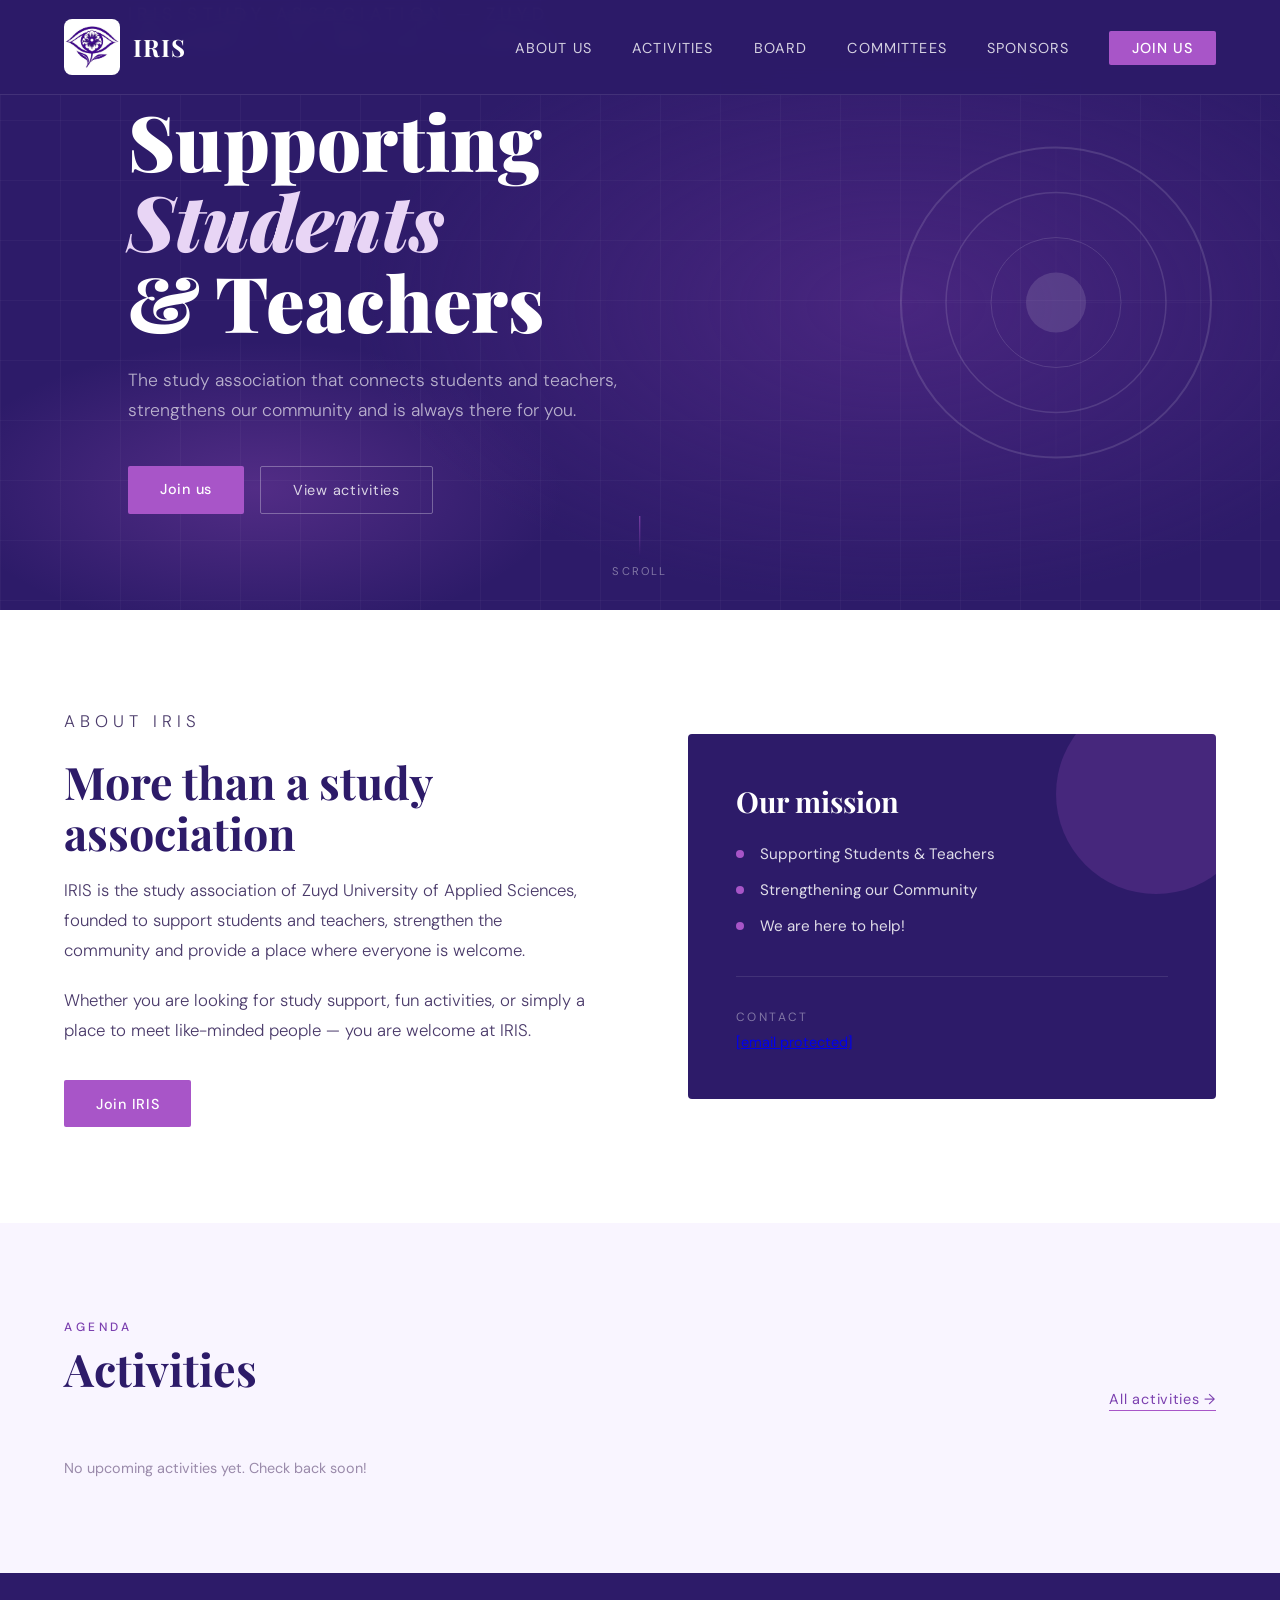
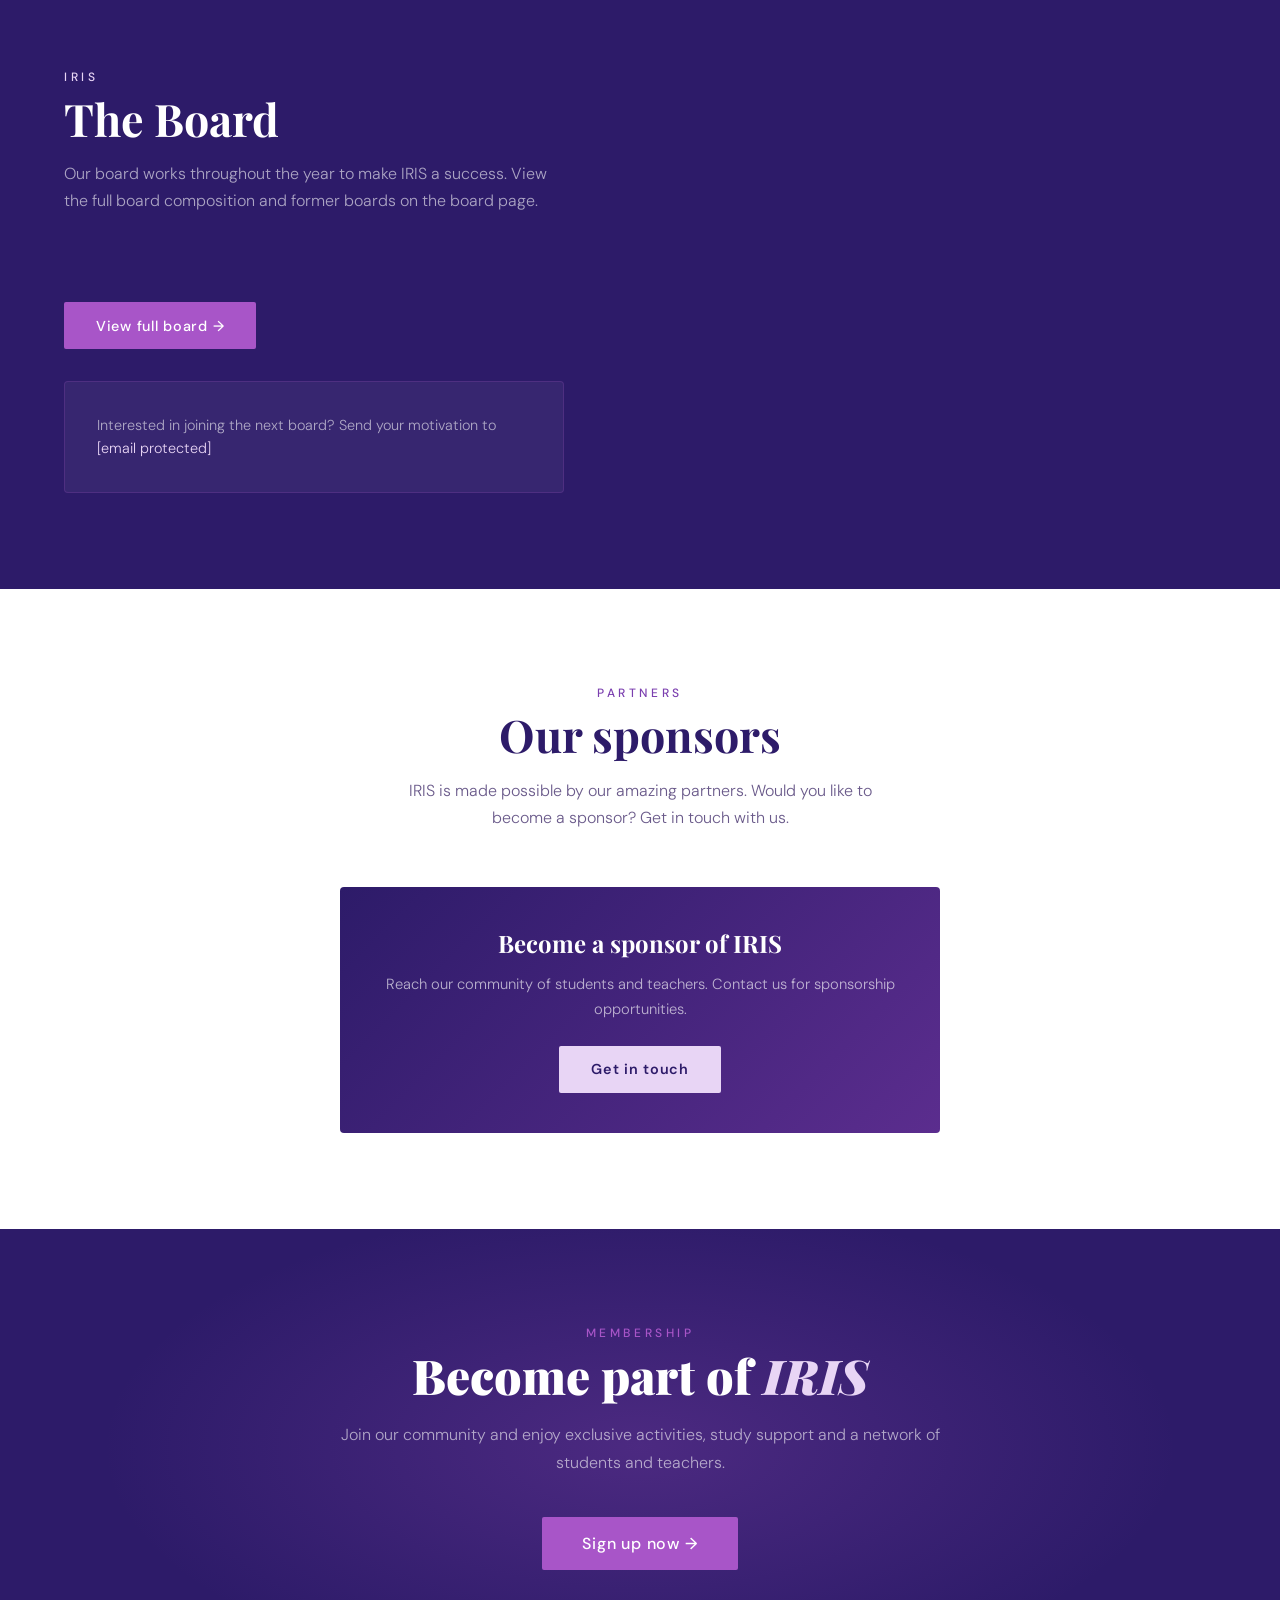
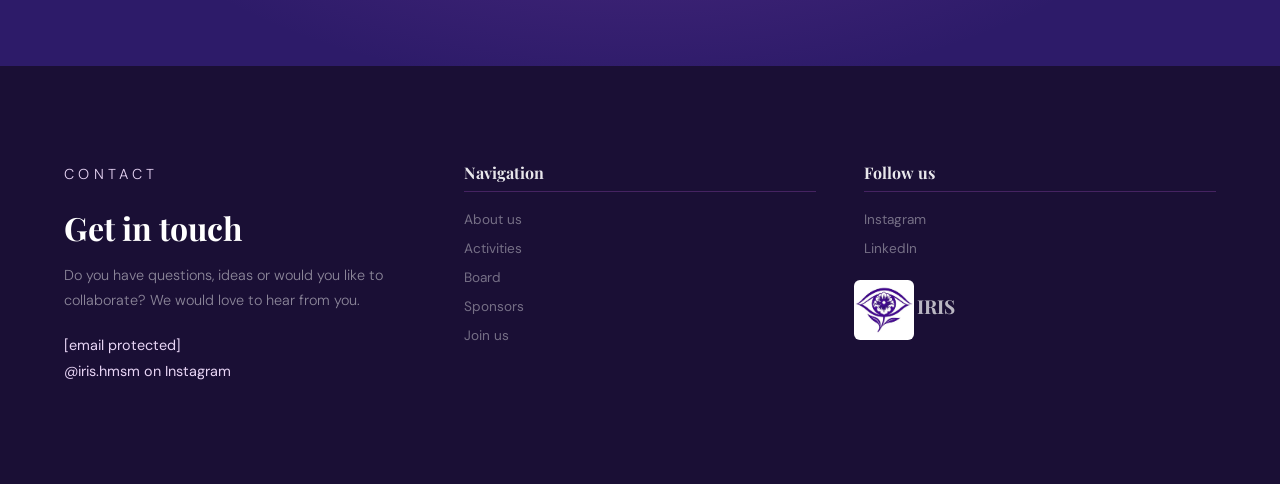
<file: index.html>
﻿<!DOCTYPE html>
<html lang="en">
<head>
<meta charset="UTF-8">
<meta name="viewport" content="width=device-width, initial-scale=1.0">
<title>IRIS Study Association</title>
<meta name="description" content="IRIS is the study association of Zuyd University of Applied Sciences, supporting international students and teachers through activities, community and study support.">
<meta property="og:title" content="IRIS Study Association">
<meta property="og:description" content="Supporting international students and teachers at Zuyd University of Applied Sciences.">
<meta property="og:type" content="website">
<meta property="og:image" content="logo.jpg">
<meta name="twitter:card" content="summary">
<meta name="twitter:title" content="IRIS Study Association">
<meta name="twitter:description" content="Supporting international students and teachers at Zuyd University of Applied Sciences.">
<link rel="icon" href="logo.jpg">
<link href="https://fonts.googleapis.com/css2?family=Playfair+Display:wght@400;700;900&family=DM+Sans:wght@300;400;500&display=swap" rel="stylesheet">
<link rel="stylesheet" href="style.css">
<style>
  /* HERO */
  .hero {
    min-height: 100vh; min-height: -webkit-fill-available;
    background: var(--purple-deep);
    position: relative;
    display: flex; align-items: center;
    overflow: hidden; padding-top: 0;
  }
  .hero::before {
    content: ''; position: absolute; inset: 0;
    background:
      radial-gradient(ellipse 60% 70% at 70% 50%, rgba(91,45,142,0.6) 0%, transparent 70%),
      radial-gradient(ellipse 40% 40% at 20% 80%, rgba(168,85,200,0.3) 0%, transparent 60%);
  }
  .hero-grid {
    position: absolute; inset: 0;
    background-image:
      linear-gradient(rgba(255,255,255,0.03) 1px, transparent 1px),
      linear-gradient(90deg, rgba(255,255,255,0.03) 1px, transparent 1px);
    background-size: 60px 60px;
  }
  .hero-content {
    position: relative; z-index: 2;
    padding: 0 4rem; max-width: 700px;
    animation: fadeUp 1s ease forwards;
  }
  @keyframes fadeUp {
    from { opacity: 0; transform: translateY(30px); }
    to   { opacity: 1; transform: translateY(0); }
  }
  .hero-eyebrow {
    font-size: 0.8rem; letter-spacing: 0.3em; text-transform: uppercase;
    color: var(--purple-light); margin-bottom: 1.5rem; font-weight: 500;
  }
  .hero h1 {
    font-family: 'Playfair Display', serif;
    font-size: clamp(3rem, 6vw, 5.5rem); font-weight: 900;
    color: var(--white); line-height: 1.05; margin-bottom: 1.5rem;
  }
  .hero h1 em { font-style: italic; color: var(--purple-pale); }
  .hero p {
    font-size: 1.1rem; color: rgba(255,255,255,0.65);
    line-height: 1.7; margin-bottom: 2.5rem; max-width: 500px; font-weight: 300;
  }
  .hero-buttons { display: flex; gap: 1rem; }

  /* HERO DECORATION */
  .hero-decoration {
    position: absolute; right: 4rem; top: 50%;
    transform: translateY(-50%); z-index: 1;
    opacity: 0.12; animation: float 6s ease-in-out infinite;
  }
  @keyframes float {
    0%, 100% { transform: translateY(-50%); }
    50%       { transform: translateY(calc(-50% - 15px)); }
  }
  .scroll-indicator {
    position: absolute; bottom: 2rem; left: 50%;
    transform: translateX(-50%);
    display: flex; flex-direction: column; align-items: center; gap: 0.5rem;
    color: rgba(255,255,255,0.4); font-size: 0.7rem;
    letter-spacing: 0.2em; text-transform: uppercase;
    z-index: 2; animation: bounce 2s ease-in-out infinite;
  }
  @keyframes bounce {
    0%, 100% { transform: translateX(-50%) translateY(0); }
    50%       { transform: translateX(-50%) translateY(6px); }
  }
  .scroll-line { width: 1px; height: 40px; background: linear-gradient(to bottom, rgba(168,85,200,0.8), transparent); }

  /* ABOUT */
  .about { background: var(--white); display: grid; grid-template-columns: 1fr 1fr; gap: 6rem; align-items: center; }
  .about-text p { font-size: 1.05rem; line-height: 1.8; color: #4a3a6a; margin-bottom: 1.2rem; font-weight: 300; }
  .about-card { background: var(--purple-deep); border-radius: 4px; padding: 3rem; color: white; position: relative; overflow: hidden; }
  .about-card::before { content: ''; position: absolute; top: -40px; right: -40px; width: 200px; height: 200px; border-radius: 50%; background: rgba(168,85,200,0.2); }
  .about-card-title { font-family: 'Playfair Display', serif; font-size: 1.8rem; margin-bottom: 1.5rem; font-weight: 700; }
  .about-pillars { display: flex; flex-direction: column; gap: 1rem; }
  .pillar { display: flex; align-items: center; gap: 1rem; font-size: 0.95rem; color: rgba(255,255,255,0.85); }
  .pillar-dot { width: 8px; height: 8px; border-radius: 50%; background: var(--purple-light); flex-shrink: 0; }

  /* ACTIVITIES (homepage preview) */
  .activities { background: var(--cream); }
  .activities-header { display: flex; justify-content: space-between; align-items: flex-end; margin-bottom: 3rem; }
  .activities-grid { display: grid; grid-template-columns: repeat(3, 1fr); gap: 1.5rem; }
  .activity-card { background: white; border-radius: 4px; overflow: hidden; transition: transform 0.3s, box-shadow 0.3s; cursor: pointer; }
  .activity-card:hover { transform: translateY(-6px); box-shadow: 0 20px 40px rgba(45,27,105,0.12); }
  .activity-card:first-child { grid-column: span 2; }
  .activity-img { height: 220px; background: var(--purple-main); position: relative; overflow: hidden; display: flex; align-items: center; justify-content: center; }
  .activity-card:first-child .activity-img { height: 280px; }
  .activity-emoji { font-size: 3rem; opacity: 0.6; }
  .activity-img-overlay { position: absolute; inset: 0; background: linear-gradient(to top, rgba(45,27,105,0.8), transparent); }
  .activity-tag { position: absolute; top: 1rem; left: 1rem; background: var(--purple-light); color: white; font-size: 0.7rem; letter-spacing: 0.1em; text-transform: uppercase; padding: 0.25rem 0.7rem; border-radius: 2px; font-weight: 500; }
  .activity-body { padding: 1.5rem; }
  .activity-date { font-size: 0.75rem; color: var(--purple-light); letter-spacing: 0.1em; text-transform: uppercase; font-weight: 500; margin-bottom: 0.5rem; }
  .activity-title { font-family: 'Playfair Display', serif; font-size: 1.2rem; font-weight: 700; color: var(--purple-deep); margin-bottom: 0.5rem; }
  .activity-desc { font-size: 0.88rem; color: #6a5a8a; line-height: 1.6; }

  /* BOARD (homepage preview) */
  .board { background: var(--purple-deep); color: white; }
  .board .section-title { color: white; }
  .board .section-label { color: var(--purple-pale); }
  .board-intro { color: rgba(255,255,255,0.6); font-size: 1rem; line-height: 1.7; max-width: 500px; margin-bottom: 3rem; font-weight: 300; }
  .board-grid { display: grid; grid-template-columns: repeat(6, 1fr); gap: 1rem; min-width: 0; }
  .board-card { text-align: center; }
  .board-avatar { width: 100%; aspect-ratio: 1; border-radius: 4px; background: rgba(91,45,142,0.5); margin-bottom: 1rem; display: flex; align-items: center; justify-content: center; font-size: 2rem; border: 1px solid rgba(168,85,200,0.3); overflow: hidden; position: relative; }
  .board-avatar::after { content: ''; position: absolute; inset: 0; background: linear-gradient(135deg, rgba(168,85,200,0.2), transparent); }
  .board-name { font-family: 'Playfair Display', serif; font-size: 0.85rem; font-weight: 700; margin-bottom: 0.2rem; }
  .board-role { font-size: 0.68rem; color: var(--purple-pale); letter-spacing: 0.03em; }

  /* JOIN */
  .join { background: var(--white); display: grid; grid-template-columns: 1fr 1fr; gap: 0; padding: 0; min-height: 400px; }
  .join-left { background: var(--purple-main); padding: 5rem 4rem; display: flex; flex-direction: column; justify-content: center; position: relative; overflow: hidden; }
  .join-left::before { content: ''; position: absolute; bottom: -60px; right: -60px; width: 300px; height: 300px; border-radius: 50%; background: rgba(168,85,200,0.25); }
  .join-left .section-label { color: rgba(255,255,255,0.6); }
  .join-left .section-title { color: white; font-size: 2.5rem; }
  .join-left p { color: rgba(255,255,255,0.7); font-size: 1rem; line-height: 1.7; margin-bottom: 2rem; font-weight: 300; }
  .join-right { background: var(--cream); padding: 5rem 4rem; display: flex; flex-direction: column; justify-content: center; }
  .form-group { margin-bottom: 1.2rem; }
  .form-group label { display: block; font-size: 0.8rem; letter-spacing: 0.1em; text-transform: uppercase; color: var(--purple-deep); font-weight: 500; margin-bottom: 0.4rem; }
  .form-group input { width: 100%; padding: 0.75rem 1rem; border: 1px solid rgba(91,45,142,0.2); border-radius: 2px; background: white; font-family: 'DM Sans', sans-serif; font-size: 0.95rem; color: var(--dark); transition: border-color 0.2s; outline: none; }
  .form-group input:focus { border-color: var(--purple-light); }

  /* MOBILE (index-specific) */
  @media (max-width: 768px) {
    .hero { padding: 7rem 1.5rem 4rem; min-height: 90vh; }
    .hero h1 { font-size: 2.8rem; }
    .hero-buttons { flex-direction: column; gap: 0.8rem; }
    .hero-buttons a { text-align: center; }
    .about { grid-template-columns: 1fr; }
    .activities-grid { grid-template-columns: 1fr; }
    .board-grid { grid-template-columns: repeat(2, 1fr) !important; gap: 1rem; }
    .join { grid-template-columns: 1fr; }
    .join-left, .join-right { padding: 4rem 1.5rem; }
  }
  @media (max-width: 480px) {
    .hero h1 { font-size: 2.2rem; }
    .board-grid { grid-template-columns: repeat(2, 1fr) !important; }
  }
</style>
</head>
<body>

<!-- NAV -->
<nav>
  <a href="index.html" class="nav-logo">
    <!-- IRIS Logo SVG — werkt altijd, geen extern bestand nodig -->
    <img src="logo.jpg" alt="IRIS Logo" style="width:56px;height:56px;border-radius:8px;object-fit:cover;">
    <span class="nav-logo-text">IRIS</span>
  </a>
  <button class="nav-mobile-btn" aria-label="Menu"><span></span><span></span><span></span></button>
  <ul class="nav-links">
    <li><a href="#about">About us</a></li>
    <li><a href="activiteiten.html">Activities</a></li>
    <li><a href="bestuur.html">Board</a></li>
    <li><a href="commissies.html">Committees</a></li>
    <li><a href="#sponsors">Sponsors</a></li>
    <li><a href="https://forms.gle/3v6Go2TLc9qXmZ2S8" target="_blank" class="nav-cta">Join us</a></li>
  </ul>
</nav>

<!-- HERO -->
<section class="hero">
  <div class="hero-grid"></div>

  <!-- Decoratief IRIS oog-logo op de achtergrond -->
  <div class="hero-decoration">
    <svg width="320" height="320" viewBox="0 0 320 320" fill="none" xmlns="http://www.w3.org/2000/svg">
      <circle cx="160" cy="160" r="155" stroke="white" stroke-width="2"/>
      <circle cx="160" cy="160" r="110" stroke="white" stroke-width="1.5"/>
      <circle cx="160" cy="160" r="65" stroke="white" stroke-width="1"/>
      <circle cx="160" cy="160" r="30" fill="white"/>
      <line x1="160" y1="5" x2="160" y2="315" stroke="white" stroke-width="0.5" opacity="0.4"/>
      <line x1="5" y1="160" x2="315" y2="160" stroke="white" stroke-width="0.5" opacity="0.4"/>
    </svg>
  </div>

  <div class="hero-content">
    <p class="hero-eyebrow">IRIS Study Association — Zuyd University of Applied Sciences</p>
    <h1>Supporting<br><em>Students</em><br>& Teachers</h1>
    <p>The study association that connects students and teachers, strengthens our community and is always there for you.</p>
    <div class="hero-buttons">
      <a href="https://forms.gle/3v6Go2TLc9qXmZ2S8" target="_blank" class="btn-primary">Join us</a>
      <a href="#activities" class="btn-secondary">View activities</a>
    </div>
  </div>

  <div class="scroll-indicator">
    <div class="scroll-line"></div>
    Scroll
  </div>
</section>

<!-- ABOUT -->
<section class="about" id="about">
  <div class="about-text">
    <p class="section-label">About IRIS</p>
    <h2 class="section-title">More than a study association</h2>
    <p>IRIS is the study association of Zuyd University of Applied Sciences, founded to support students and teachers, strengthen the community and provide a place where everyone is welcome.</p>
    <p>Whether you are looking for study support, fun activities, or simply a place to meet like-minded people — you are welcome at IRIS.</p>
    <a href="https://forms.gle/3v6Go2TLc9qXmZ2S8" target="_blank" class="btn-primary" style="margin-top:1rem;display:inline-block;">Join IRIS</a>
  </div>
  <div class="about-visual">
    <div class="about-card">
      <div class="about-card-title">Our mission</div>
      <div class="about-pillars">
        <div class="pillar"><div class="pillar-dot"></div><span>Supporting Students & Teachers</span></div>
        <div class="pillar"><div class="pillar-dot"></div><span>Strengthening our Community</span></div>
        <div class="pillar"><div class="pillar-dot"></div><span>We are here to help!</span></div>
      </div>
      <div style="margin-top:2.5rem;padding-top:2rem;border-top:1px solid rgba(255,255,255,0.1);">
        <div style="font-size:0.75rem;letter-spacing:0.2em;text-transform:uppercase;color:rgba(255,255,255,0.4);margin-bottom:0.5rem;">Contact</div>
        <div style="color:var(--purple-pale);font-size:0.9rem;"><a href="/cdn-cgi/l/email-protection" class="__cf_email__" data-cfemail="630a110a102319161a074d0d0f">[email&#160;protected]</a></div>
      </div>
    </div>
  </div>
</section>

<!-- ACTIVITIES -->
<section class="activities" id="activities">
  <div class="activities-header">
    <div>
      <p class="section-label">Agenda</p>
      <h2 class="section-title">Activities</h2>
    </div>
    <a href="activiteiten.html" style="color:var(--purple-mid);text-decoration:none;font-size:0.9rem;letter-spacing:0.05em;border-bottom:1px solid var(--purple-light);padding-bottom:2px;">All activities →</a>
  </div>
  <div class="activities-grid" id="homeActivitiesGrid">
    <!-- Loaded dynamically from iris-activities.json -->
    <div class="activity-card" style="opacity:0.4;pointer-events:none;">
      <div class="activity-img" style="background:linear-gradient(135deg,#3D1F7A,#7B3FAF);"><span class="activity-emoji">⏳</span><div class="activity-img-overlay"></div></div>
      <div class="activity-body"><p class="activity-date">Loading...</p><h3 class="activity-title">Loading activities</h3></div>
    </div>
  </div>
</section>

<!-- BOARD -->
<section class="board" id="board">
  <p class="section-label" id="boardYearLabel">IRIS</p>
  <h2 class="section-title">The Board</h2>
  <p class="board-intro">Our board works throughout the year to make IRIS a success. View the full board composition and former boards on the board page.</p>
  <div class="board-grid" id="homeBoardGrid"></div>
  <div style="margin-top:2.5rem;">
    <a href="bestuur.html" class="btn-primary" style="display:inline-block;">View full board →</a>
  </div>
  <div style="margin-top:2rem;padding:2rem;background:rgba(255,255,255,0.05);border-radius:4px;border:1px solid rgba(168,85,200,0.2);max-width:500px;">
    <p style="color:rgba(255,255,255,0.6);font-size:0.9rem;line-height:1.6;font-weight:300;">
      Interested in joining the next board? Send your motivation to <a href="/cdn-cgi/l/email-protection#5d342f342e1d27282439733331" style="color:var(--purple-pale);text-decoration:none;"><span class="__cf_email__" data-cfemail="f198839882b18b848895df9f9d">[email&#160;protected]</span></a>
    </p>
  </div>
</section>

<!-- SPONSORS -->
<section id="sponsors" class="sponsors">
  <div class="sponsors-header">
    <p class="section-label">Partners</p>
    <h2 class="section-title">Our sponsors</h2>
    <p>IRIS is made possible by our amazing partners. Would you like to become a sponsor? Get in touch with us.</p>
  </div>
  <div id="mainSponsorsSection" style="margin-bottom:3rem;display:none;">
    <p style="text-align:center;font-size:0.7rem;letter-spacing:0.3em;text-transform:uppercase;color:var(--purple-light);font-weight:500;margin-bottom:1.5rem;">Main sponsors</p>
    <div id="mainSponsorsGrid" style="display:flex;justify-content:center;gap:2rem;flex-wrap:wrap;"></div>
  </div>
  <div id="partnerSponsorsSection" style="margin-bottom:3rem;display:none;">
    <p style="text-align:center;font-size:0.7rem;letter-spacing:0.3em;text-transform:uppercase;color:#9a8aaa;font-weight:500;margin-bottom:1.5rem;">Partners</p>
    <div id="partnerSponsorsGrid" style="display:flex;justify-content:center;gap:1.5rem;flex-wrap:wrap;"></div>
  </div>
  <div class="sponsor-cta">
    <h3>Become a sponsor of IRIS</h3>
    <p>Reach our community of students and teachers. Contact us for sponsorship opportunities.</p>
    <a href="/cdn-cgi/l/email-protection#7d140f140e3d07080419531311" class="btn-primary">Get in touch</a>
  </div>
</section>

<!-- JOIN -->
<div class="membership-cta">
  <div class="membership-cta-glow"></div>
  <div class="membership-cta-inner">
    <p class="section-label">Membership</p>
    <h2>Become part of <em>IRIS</em></h2>
    <p>Join our community and enjoy exclusive activities, study support and a network of students and teachers.</p>
    <a href="https://forms.gle/3v6Go2TLc9qXmZ2S8" target="_blank" class="btn-primary">Sign up now →</a>
  </div>
</div>

<!-- CONTACT / FOOTER -->
<section class="contact" id="contact">
  <div class="contact-info">
    <p class="section-label">Contact</p>
    <h2 class="section-title">Get in touch</h2>
    <p>Do you have questions, ideas or would you like to collaborate? We would love to hear from you.</p>
    <a href="/cdn-cgi/l/email-protection#58312a312b18222d213c763634" class="contact-link"><span class="__cf_email__" data-cfemail="b8d1cad1cbf8c2cdc1dc96d6d4">[email&#160;protected]</span></a>
    <a href="https://instagram.com/iris.hmsm" class="contact-link" target="_blank">@iris.hmsm on Instagram</a>
  </div>
  <div>
    <p class="contact-col-title">Navigation</p>
    <ul class="footer-links">
      <li><a href="#about">About us</a></li>
      <li><a href="activiteiten.html">Activities</a></li>
      <li><a href="bestuur.html">Board</a></li>
      <li><a href="#sponsors">Sponsors</a></li>
      <li><a href="https://forms.gle/3v6Go2TLc9qXmZ2S8" target="_blank">Join us</a></li>
    </ul>
  </div>
  <div>
    <p class="contact-col-title">Follow us</p>
    <ul class="footer-links">
      <li><a href="https://instagram.com/iris.hmsm" target="_blank">Instagram</a></li>
      <li><a href="https://www.linkedin.com/company/iris-study-association/posts/?feedView=all" target="_blank">LinkedIn</a></li>
    </ul>
    <div style="margin-top:2rem;display:flex;align-items:center;gap:0.8rem;">
      <div class="nav-logo-icon">
        <img src="logo.jpg" alt="IRIS Logo" style="width:60px;height:60px;border-radius:6px;object-fit:cover;">
      </div>
      <span class="footer-logo-text">IRIS</span>
    </div>
  </div>
</section>
<script>
  var mobileBtn = document.querySelector('.nav-mobile-btn');
  var navLinks = document.querySelector('.nav-links');
  if (mobileBtn && navLinks) {
    mobileBtn.addEventListener('click', function() {
      navLinks.classList.toggle('open');
      var spans = mobileBtn.querySelectorAll('span');
      mobileBtn.classList.toggle('is-active');
      if (mobileBtn.classList.contains('is-active')) {
        spans[0].style.transform = 'rotate(45deg) translate(5px, 5px)';
        spans[1].style.opacity = '0';
        spans[2].style.transform = 'rotate(-45deg) translate(5px, -5px)';
      } else {
        spans[0].style.transform = '';
        spans[1].style.opacity = '';
        spans[2].style.transform = '';
      }
    });
    navLinks.querySelectorAll('a').forEach(function(link) {
      link.addEventListener('click', function() {
        navLinks.classList.remove('open');
        mobileBtn.classList.remove('is-active');
        mobileBtn.querySelectorAll('span').forEach(function(s){ s.style.transform=''; s.style.opacity=''; });
      });
    });
  }
</script>
<script>
  function escHtml(s) {
    return String(s||'').replace(/&/g,'&amp;').replace(/</g,'&lt;').replace(/>/g,'&gt;').replace(/"/g,'&quot;');
  }
  function escCss(s) {
    return String(s||'').replace(/[^a-zA-Z0-9#(),. %-]/g,'');
  }
  function safeUrl(u) {
    return /^https?:\/\//.test(u) ? u : '#';
  }

  // Load activities dynamically on homepage (shows first 4 upcoming, sorted by date)
  function parseHomeDate(s) {
    if (!s) return new Date(8640000000000000);
    if (/^\d{4}-\d{2}-\d{2}$/.test(s)) return new Date(s + 'T00:00:00');
    var dmy = s.match(/^(\d{1,2})[\/\-](\d{1,2})[\/\-](\d{4})$/);
    if (dmy) return new Date(+dmy[3], +dmy[2]-1, +dmy[1]);
    var p = new Date(s); return isNaN(p) ? new Date(8640000000000000) : p;
  }
  function renderHomeActivities(events) {
    var today = new Date(); today.setHours(0,0,0,0);
    var upcoming = events
      .filter(function(e){ return e.status !== 'past' && parseHomeDate(e.date) >= today; })
      .sort(function(a,b){ return parseHomeDate(a.date) - parseHomeDate(b.date); })
      .slice(0, 4);
    var grid = document.getElementById('homeActivitiesGrid');
    if (!grid) return;
    if (upcoming.length === 0) {
      grid.innerHTML = '<p style="color:#9a8aaa;font-size:0.9rem;grid-column:1/-1;">No upcoming activities yet. Check back soon!</p>';
      return;
    }
    grid.innerHTML = upcoming.map(function(ev) {
      return '<div class="activity-card">' +
        '<div class="activity-img" style="background:' + escCss(ev.color) + ';">' +
          '<span class="activity-emoji">' + escHtml(ev.emoji) + '</span>' +
          '<div class="activity-img-overlay"></div>' +
          '<span class="activity-tag">' + escHtml(ev.tag) + '</span>' +
        '</div>' +
        '<div class="activity-body">' +
          '<p class="activity-date">' + escHtml(ev.date) + '</p>' +
          '<h3 class="activity-title">' + escHtml(ev.title) + '</h3>' +
          '<p class="activity-desc">' + escHtml(ev.desc) + '</p>' +
        '</div>' +
      '</div>';
    }).join('');
  }

  fetch('https://raw.githubusercontent.com/wesleydekok/wesleydekok.github.io/main/content/activiteiten/index.json?' + Date.now())
    .then(function(r){ return r.json(); })
    .then(function(data){
      var items = Array.isArray(data) ? data : (data.items || []);
      renderHomeActivities(items);
    })
    .catch(function(){ renderHomeActivities([]); });

  function makeSponsorCard(s, large) {
    var inner = s.logo
      ? '<img src="'+s.logo+'" alt="'+s.name+'" style="max-width:'+(large?'160px':'110px')+';max-height:'+(large?'70px':'50px')+';object-fit:contain;">'
      : '<span style="font-size:'+(large?'0.85':'0.78')+'rem;color:#6a5a8a;font-weight:500;text-align:center;padding:0 0.5rem;">'+s.name+'</span>';
    var card = '<div style="width:'+(large?'220':'160')+'px;height:'+(large?'110':'80')+'px;background:var(--cream);border-radius:4px;border:1px solid rgba(91,45,142,'+(large?'0.12':'0.08')+');display:flex;align-items:center;justify-content:center;transition:box-shadow 0.2s;" onmouseover="this.style.boxShadow=\'0 8px 24px rgba(45,27,105,0.1)\'" onmouseout="this.style.boxShadow=\'none\'">'+inner+'</div>';
    return s.url ? '<a href="'+s.url+'" target="_blank" style="text-decoration:none;">'+card+'</a>' : card;
  }

  var PERSON_SVG = '<svg width="40" height="40" viewBox="0 0 24 24" fill="none" stroke="rgba(232,213,245,0.4)" stroke-width="1"><circle cx="12" cy="8" r="4"/><path d="M6 20v-2a6 6 0 0 1 12 0v2"/></svg>';

  var ALL_YEARS = ['2027-II','2027-I','2026-II','2026-I','2025-2026','2024-2025','2023-2024'];

  Promise.all([
    fetch('https://raw.githubusercontent.com/wesleydekok/wesleydekok.github.io/main/content/bestuur/index.json?' + Date.now())
      .then(function(r){ return r.json(); }).then(function(d){ return Array.isArray(d) ? d : (d.items || []); }).catch(function(){ return []; }),
    fetch('https://raw.githubusercontent.com/wesleydekok/wesleydekok.github.io/main/content/settings.json?' + Date.now())
      .then(function(r){ return r.ok ? r.json() : {}; }).catch(function(){ return {}; })
  ]).then(function(results) {
    var items = results[0];
    var settings = results[1];
    if (!items.length) return;
    var configuredYear = settings.currentBoardYear || ALL_YEARS[0];
    var current = items.filter(function(m){ return m.year === configuredYear; });
    if (!current.length) {
      var yearsInData = items.map(function(m){ return m.year; }).filter(Boolean);
      var sorted = ALL_YEARS.filter(function(y){ return yearsInData.indexOf(y) >= 0; });
      configuredYear = sorted.length ? sorted[0] : yearsInData[0];
      current = items.filter(function(m){ return m.year === configuredYear; });
    }
    if (configuredYear) document.getElementById('boardYearLabel').textContent = 'IRIS ' + configuredYear;
    var grid = document.getElementById('homeBoardGrid');
    grid.style.gridTemplateColumns = 'repeat(' + Math.min(current.length, 6) + ', 1fr)';
    grid.innerHTML = current.map(function(m) {
      var avatar = m.photo
        ? '<img src="'+escHtml(m.photo)+'" alt="'+escHtml(m.name)+'" style="width:100%;height:100%;object-fit:cover;position:relative;z-index:1;">'
        : PERSON_SVG;
      var card = '<div class="board-card"><div class="board-avatar">'+avatar+'</div><div class="board-name">'+escHtml(m.name)+'</div><div class="board-role">'+escHtml(m.role)+'</div></div>';
      return m.linkedin ? '<a href="'+safeUrl(m.linkedin)+'" target="_blank" style="text-decoration:none;color:inherit;">'+card+'</a>' : card;
    }).join('');
  });

  fetch('https://raw.githubusercontent.com/wesleydekok/wesleydekok.github.io/main/content/sponsors/index.json?' + Date.now())
    .then(function(r){ return r.json(); })
    .then(function(data){
      var items = Array.isArray(data) ? data : (data.items || []);
      var main    = items.filter(function(s){ return s.type === 'main'; });
      var partner = items.filter(function(s){ return s.type !== 'main'; });
      if (main.length) {
        document.getElementById('mainSponsorsGrid').innerHTML = main.map(function(s){ return makeSponsorCard(s, true); }).join('');
        document.getElementById('mainSponsorsSection').style.display = 'block';
      }
      if (partner.length) {
        document.getElementById('partnerSponsorsGrid').innerHTML = partner.map(function(s){ return makeSponsorCard(s, false); }).join('');
        document.getElementById('partnerSponsorsSection').style.display = 'block';
      }
    })
    .catch(function(){});
</script>
</body>
</html>
</file>
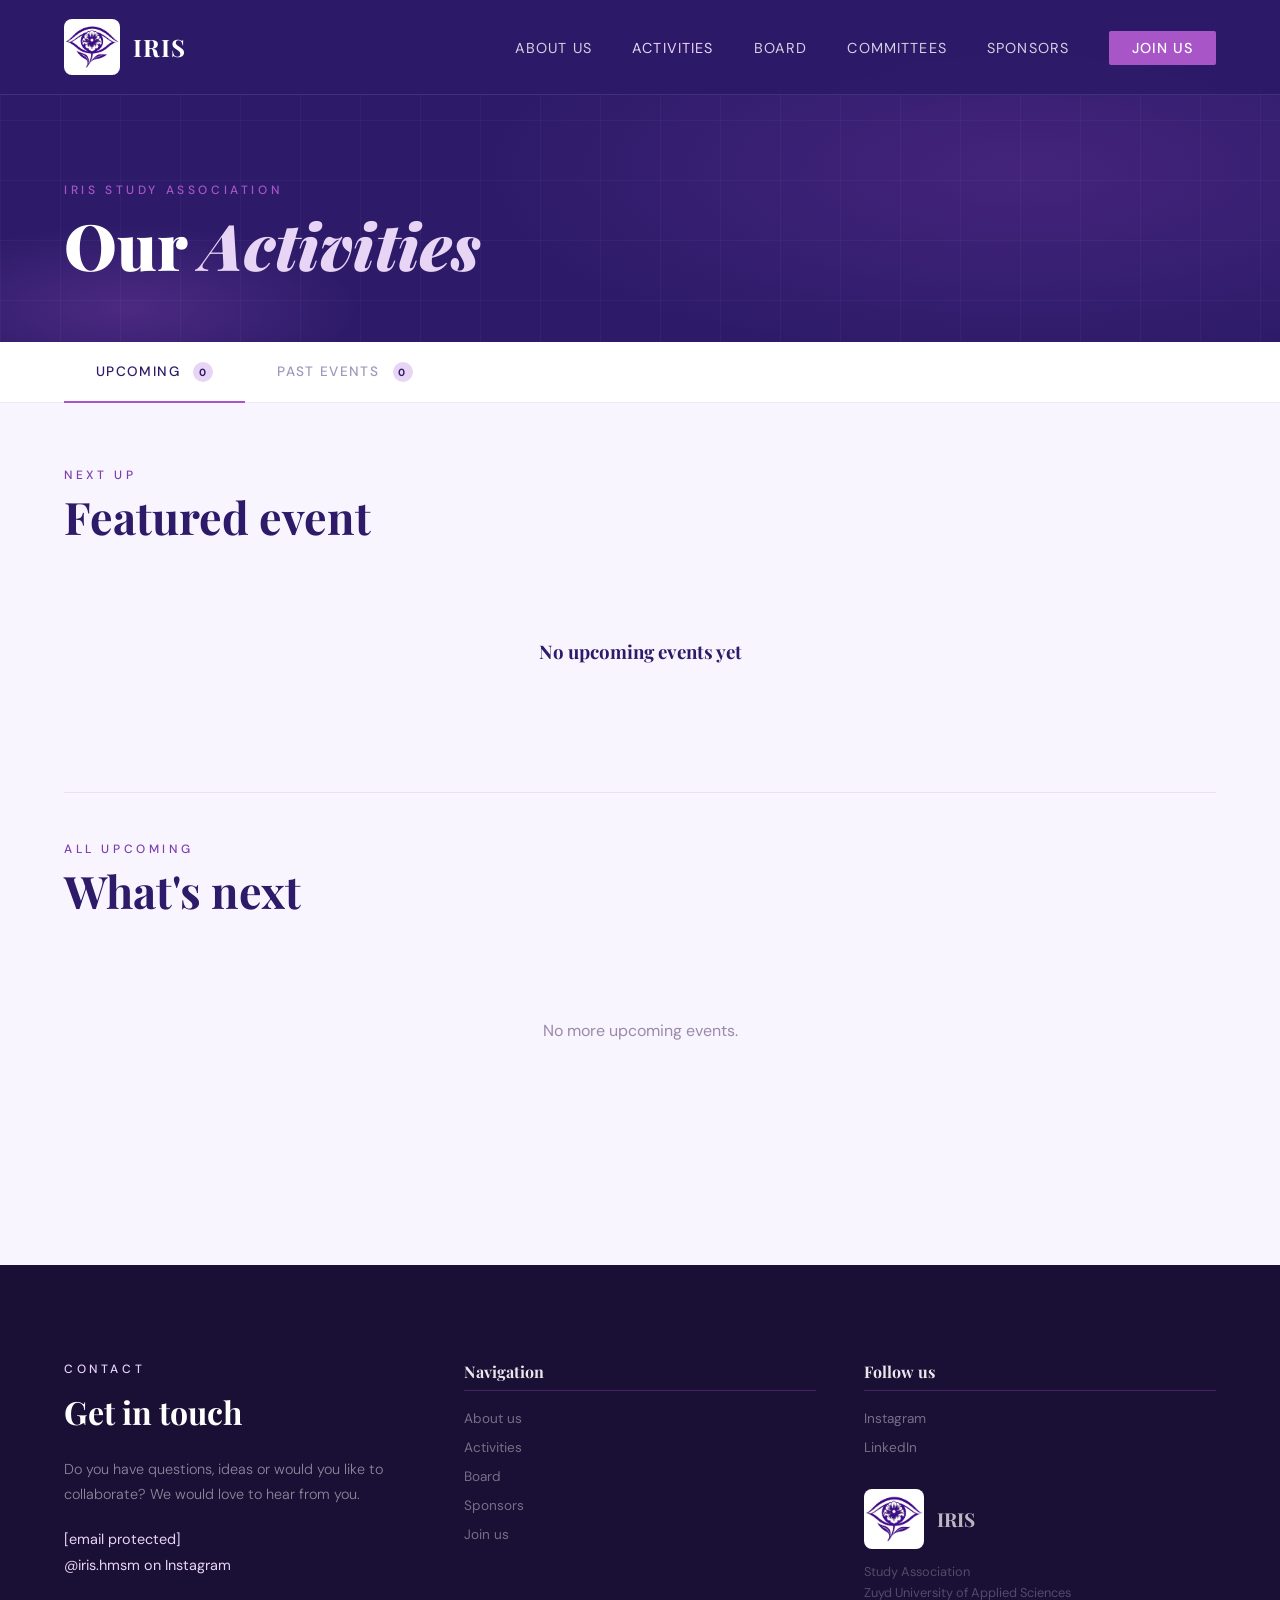
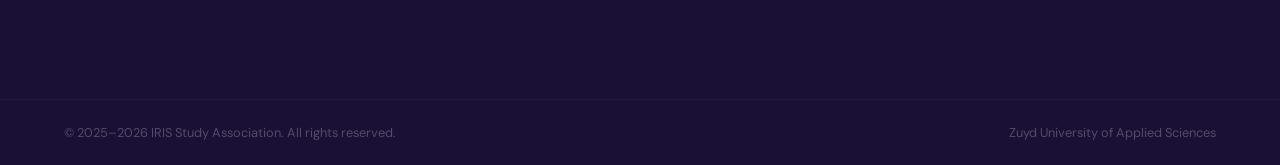
<file: activiteiten.html>
﻿<!DOCTYPE html>
<html lang="en">
<head>
<meta charset="UTF-8">
<meta name="viewport" content="width=device-width, initial-scale=1.0">
<title>Activities — IRIS Study Association</title>
<meta name="description" content="Browse upcoming and past activities organised by IRIS, the study association of Zuyd University of Applied Sciences for international students and teachers.">
<meta property="og:title" content="Activities — IRIS Study Association">
<meta property="og:description" content="Upcoming and past events organised by IRIS at Zuyd University of Applied Sciences.">
<meta property="og:type" content="website">
<meta property="og:image" content="logo.jpg">
<meta name="twitter:card" content="summary">
<meta name="twitter:title" content="Activities — IRIS Study Association">
<meta name="twitter:description" content="Upcoming and past events organised by IRIS at Zuyd University of Applied Sciences.">
<link rel="icon" href="logo.jpg">
<link href="https://fonts.googleapis.com/css2?family=Playfair+Display:wght@400;700;900&family=DM+Sans:wght@300;400;500&display=swap" rel="stylesheet">
<link rel="stylesheet" href="style.css">
<style>
  /* FILTER BAR */
  .filter-bar {
    background: var(--white); border-bottom: 1px solid rgba(91,45,142,0.1);
    position: sticky; top: 72px; z-index: 50;
    display: flex; align-items: center; justify-content: space-between;
    padding: 0 4rem;
  }
  .filter-tabs { display: flex; }
  .filter-btn {
    background: none; border: none; padding: 1.2rem 2rem;
    font-family: 'DM Sans', sans-serif; font-size: 0.85rem; font-weight: 500;
    letter-spacing: 0.1em; text-transform: uppercase;
    color: rgba(45,27,105,0.45); cursor: pointer;
    border-bottom: 2px solid transparent; transition: color 0.2s, border-color 0.2s;
    position: relative; top: 1px;
  }
  .filter-btn:hover { color: var(--purple-mid); }
  .filter-btn.active { color: var(--purple-deep); border-bottom-color: var(--purple-light); }
  .filter-count {
    display: inline-flex; align-items: center; justify-content: center;
    width: 20px; height: 20px; border-radius: 50%;
    background: var(--purple-pale); color: var(--purple-deep);
    font-size: 0.65rem; font-weight: 700; margin-left: 0.5rem;
  }

  /* CONTENT */
  .content { padding: 4rem; }

  /* EVENTS GRID */
  .events-grid { display: grid; grid-template-columns: repeat(3, 1fr); gap: 1.5rem; margin-bottom: 5rem; }
  .events-grid.featured { grid-template-columns: 2fr 1fr; gap: 1.5rem; margin-bottom: 2rem; }

  /* EVENT CARD */
  .event-card { background: var(--white); border-radius: 4px; overflow: hidden; transition: transform 0.3s, box-shadow 0.3s; cursor: pointer; display: flex; flex-direction: column; }
  .event-card:hover { transform: translateY(-6px); box-shadow: 0 20px 40px rgba(45,27,105,0.12); }
  .event-img { height: 200px; position: relative; overflow: hidden; display: flex; align-items: center; justify-content: center; }
  .event-card.large .event-img { height: 280px; }
  .event-emoji { font-size: 3.5rem; opacity: 0.55; }
  .event-img-overlay { position: absolute; inset: 0; background: linear-gradient(to top, rgba(45,27,105,0.75), transparent); }
  .event-tag { position: absolute; top: 1rem; left: 1rem; background: var(--purple-light); color: white; font-size: 0.7rem; letter-spacing: 0.1em; text-transform: uppercase; padding: 0.25rem 0.7rem; border-radius: 2px; font-weight: 500; }
  .event-tag.past { background: rgba(91,45,142,0.5); }
  .event-date-badge { position: absolute; bottom: 1rem; right: 1rem; background: rgba(45,27,105,0.85); color: white; padding: 0.4rem 0.8rem; border-radius: 2px; font-size: 0.75rem; font-weight: 500; letter-spacing: 0.05em; backdrop-filter: blur(4px); }
  .event-body { padding: 1.5rem; flex: 1; display: flex; flex-direction: column; }
  .event-meta { display: flex; gap: 1.2rem; margin-bottom: 0.6rem; flex-wrap: wrap; }
  .event-meta-item { display: flex; align-items: center; gap: 0.3rem; font-size: 0.75rem; color: var(--purple-light); font-weight: 500; letter-spacing: 0.05em; text-transform: uppercase; }
  .event-title { font-family: 'Playfair Display', serif; font-size: 1.15rem; font-weight: 700; color: var(--purple-deep); margin-bottom: 0.5rem; }
  .event-desc { font-size: 0.88rem; color: #6a5a8a; line-height: 1.6; flex: 1; }
  .event-footer { padding: 1rem 1.5rem; border-top: 1px solid rgba(91,45,142,0.08); display: flex; align-items: center; justify-content: space-between; }
  .event-location { font-size: 0.78rem; color: #9a8aaa; display: flex; align-items: center; gap: 0.3rem; }
  .event-card.past { opacity: 0.82; }
  .event-card.past:hover { opacity: 1; }

  /* MISC */
  .section-divider { border: none; border-top: 1px solid rgba(91,45,142,0.1); margin: 1rem 0 3rem; }
  .empty-state { text-align: center; padding: 5rem 2rem; color: #9a8aaa; }
  .empty-state p { font-size: 1rem; margin-top: 0.5rem; }
  .tab-section { display: none; }
  .tab-section.active { display: block; }

  /* MOBILE (activiteiten-specific) */
  @media (max-width: 768px) {
    .filter-bar { padding: 0 1.5rem; top: 68px; }
    .filter-btn { padding: 1rem 1.2rem; font-size: 0.78rem; }
    .content { padding: 3rem 1.5rem; }
    .events-grid { grid-template-columns: 1fr !important; }
    .events-grid.featured { grid-template-columns: 1fr !important; }
  }
</style>
</head>
<body>

<!-- NAV -->
<nav>
  <a href="index.html" class="nav-logo">
    <img src="logo.jpg" alt="IRIS Logo" style="width:56px;height:56px;border-radius:8px;object-fit:cover;">
    <span class="nav-logo-text">IRIS</span>
  </a>
  <button class="nav-mobile-btn" aria-label="Menu"><span></span><span></span><span></span></button>
  <ul class="nav-links">
    <li><a href="index.html#about">About us</a></li>
    <li><a href="activiteiten.html" class="active">Activities</a></li>
    <li><a href="bestuur.html">Board</a></li>
    <li><a href="commissies.html">Committees</a></li>
    <li><a href="index.html#sponsors">Sponsors</a></li>
    <li><a href="https://forms.gle/3v6Go2TLc9qXmZ2S8" target="_blank" class="nav-cta">Join us</a></li>
  </ul>
</nav>

<!-- PAGE HEADER -->
<div class="page-header">
  <div class="page-header-grid"></div>
  <div class="page-header-content">
    <p class="page-header-eyebrow">IRIS Study Association</p>
    <h1>Our <em>Activities</em></h1>
  </div>
</div>

<!-- FILTER BAR -->
<div class="filter-bar">
  <div class="filter-tabs">
    <button class="filter-btn active" onclick="showTab('upcoming', this)">
      Upcoming <span class="filter-count" id="countUpcoming">0</span>
    </button>
    <button class="filter-btn" onclick="showTab('past', this)">
      Past events <span class="filter-count" id="countPast">0</span>
    </button>
  </div>
</div>

<!-- CONTENT -->
<div class="content">

  <!-- UPCOMING EVENTS -->
  <div class="tab-section active" id="tab-upcoming">
    <p class="section-label">Next up</p>
    <h2 class="section-title">Featured event</h2>
    <div class="events-grid featured" style="margin-bottom:3rem;" id="featuredGrid">
      <div class="empty-state" style="grid-column:1/-1;">
        <svg width="40" height="40" viewBox="0 0 24 24" fill="none" stroke="rgba(168,85,200,0.3)" stroke-width="1.5" style="margin:0 auto;display:block;"><circle cx="12" cy="12" r="10"/><path d="M12 6v6l4 2"/></svg>
        <h3 style="font-family:'Playfair Display',serif;color:var(--purple-deep);font-size:1.2rem;margin:1rem 0 0.4rem;">Loading activities...</h3>
      </div>
    </div>
    <hr class="section-divider">
    <p class="section-label">All upcoming</p>
    <h2 class="section-title">What's next</h2>
    <div class="events-grid" id="upcomingGrid"></div>
  </div>

  <!-- PAST EVENTS -->
  <div class="tab-section" id="tab-past">
    <div class="events-grid" id="pastGrid">
      <div class="empty-state" style="grid-column:1/-1;">
        <svg width="48" height="48" viewBox="0 0 24 24" fill="none" stroke="rgba(168,85,200,0.3)" stroke-width="1.5" style="margin:0 auto 1rem;display:block;"><circle cx="12" cy="12" r="10"/><path d="M12 6v6l4 2"/></svg>
        <h3 style="font-family:'Playfair Display',serif;color:var(--purple-deep);font-size:1.4rem;margin-bottom:0.5rem;">No past events yet</h3>
        <p>Past events will appear here once the year gets going.</p>
      </div>
    </div>
  </div>

</div>

<!-- FOOTER -->
<section class="site-footer">
  <div>
    <p style="font-size:0.75rem;letter-spacing:0.3em;text-transform:uppercase;color:#E8D5F5;font-weight:500;margin-bottom:0.8rem;">Contact</p>
    <h2 style="font-family:'Playfair Display',serif;font-size:2rem;font-weight:700;color:white;margin-bottom:1.5rem;">Get in touch</h2>
    <p style="color:rgba(255,255,255,0.5);font-size:0.9rem;line-height:1.7;margin-bottom:1.5rem;font-weight:300;">Do you have questions, ideas or would you like to collaborate? We would love to hear from you.</p>
    <a href="/cdn-cgi/l/email-protection#9af3e8f3e9dae0efe3feb4f4f6" class="footer-contact-link"><span class="__cf_email__" data-cfemail="bfd6cdd6ccffc5cac6db91d1d3">[email&#160;protected]</span></a>
    <a href="https://instagram.com/iris.hmsm" class="footer-contact-link" target="_blank">@iris.hmsm on Instagram</a>
  </div>
  <div>
    <p class="footer-col-title">Navigation</p>
    <ul class="footer-links">
      <li><a href="index.html#about">About us</a></li>
      <li><a href="activiteiten.html">Activities</a></li>
      <li><a href="bestuur.html">Board</a></li>
      <li><a href="index.html#sponsors">Sponsors</a></li>
      <li><a href="aanmelden.html">Join us</a></li>
    </ul>
  </div>
  <div>
    <p class="footer-col-title">Follow us</p>
    <ul class="footer-links">
      <li><a href="https://instagram.com/iris.hmsm" target="_blank">Instagram</a></li>
      <li><a href="https://www.linkedin.com/company/iris-study-association/posts/?feedView=all" target="_blank">LinkedIn</a></li>
    </ul>
    <div style="margin-top:2rem;display:flex;align-items:center;gap:0.8rem;">
      <img src="logo.jpg" alt="IRIS Logo" style="width:60px;height:60px;border-radius:8px;object-fit:cover;">
      <span style="font-family:'Playfair Display',serif;color:rgba(255,255,255,0.7);font-size:1.2rem;font-weight:700;">IRIS</span>
    </div>
    <p style="margin-top:0.8rem;color:rgba(255,255,255,0.25);font-size:0.8rem;line-height:1.6;">Study Association<br>Zuyd University of Applied Sciences</p>
  </div>
</section>

<div class="footer-bottom">
  <p>© 2025–2026 IRIS Study Association. All rights reserved.</p>
  <p>Zuyd University of Applied Sciences</p>
</div>

<script>
  function showTab(tabName, btn) {
    document.querySelectorAll('.tab-section').forEach(function(s){ s.classList.remove('active'); });
    document.querySelectorAll('.filter-btn').forEach(function(b){ b.classList.remove('active'); });
    document.getElementById('tab-' + tabName).classList.add('active');
    btn.classList.add('active');
  }

  function escHtml(s) {
    return String(s||'').replace(/&/g,'&amp;').replace(/</g,'&lt;').replace(/>/g,'&gt;').replace(/"/g,'&quot;');
  }
  function escCss(s) {
    return String(s||'').replace(/[^a-zA-Z0-9#(),. %-]/g,'');
  }
  function safeUrl(u) {
    return /^https?:\/\//.test(u) ? u : '#';
  }

  var PIN_SVG = '<svg width="12" height="12" viewBox="0 0 24 24" fill="none" stroke="currentColor" stroke-width="2"><path d="M21 10c0 7-9 13-9 13s-9-6-9-13a9 9 0 0 1 18 0z"/><circle cx="12" cy="10" r="3"/></svg>';

  function makeCard(ev, large) {
    var link = ev.link ? safeUrl(ev.link) : 'https://forms.gle/3v6Go2TLc9qXmZ2S8';
    return '<div class="event-card' + (large ? ' large' : '') + (ev.status==='past' ? ' past' : '') + '">' +
      '<div class="event-img" style="background:' + escCss(ev.color) + (large ? ';' : ';height:180px;') + '">' +
        '<span class="event-emoji">' + escHtml(ev.emoji) + '</span>' +
        '<div class="event-img-overlay"></div>' +
        '<span class="event-tag">' + escHtml(ev.tag) + '</span>' +
        '<span class="event-date-badge">' + formatDate(ev.date) + '</span>' +
      '</div>' +
      '<div class="event-body">' +
        '<div class="event-meta">' +
          (ev.location ? '<span class="event-meta-item">📍 ' + escHtml(ev.location) + '</span>' : '') +
        '</div>' +
        '<h3 class="event-title">' + escHtml(ev.title) + '</h3>' +
        '<p class="event-desc">' + escHtml(ev.desc) + '</p>' +
      '</div>' +
      '<div class="event-footer">' +
        '<span class="event-location">' + PIN_SVG + ' ' + escHtml(ev.location || 'TBA') + '</span>' +
        (ev.status === 'past'
          ? '<span class="btn-small outline" style="opacity:0.6;cursor:default;">Past event</span>'
          : '<a href="' + link + '" target="_blank" class="btn-small">Sign up →</a>') +
      '</div>' +
    '</div>';
  }

  function parseDate(s) {
    if (!s) return new Date(8640000000000000);
    if (/^\d{4}-\d{2}-\d{2}$/.test(s)) return new Date(s + 'T00:00:00');
    var dmy = s.match(/^(\d{1,2})[\/\-](\d{1,2})[\/\-](\d{4})$/);
    if (dmy) return new Date(+dmy[3], +dmy[2]-1, +dmy[1]);
    var p = new Date(s);
    return isNaN(p) ? new Date(8640000000000000) : p;
  }

  function formatDate(s) {
    if (!s) return '';
    var d = parseDate(s);
    if (d.getTime() >= new Date(8640000000000000).getTime()) return s;
    return d.toLocaleDateString('en-GB', { day: 'numeric', month: 'long', year: 'numeric' });
  }

  function renderEvents(events) {
    var today = new Date(); today.setHours(0,0,0,0);
    var upcoming = events.filter(function(e){ return e.status !== 'past' && parseDate(e.date) >= today; });
    var past     = events.filter(function(e){ return e.status === 'past'  || parseDate(e.date) < today; });
    upcoming.sort(function(a,b){ return parseDate(a.date) - parseDate(b.date); });
    past.sort(function(a,b){ return parseDate(b.date) - parseDate(a.date); });

    document.getElementById('countUpcoming').textContent = upcoming.length;
    document.getElementById('countPast').textContent = past.length;

    var fg = document.getElementById('featuredGrid');
    if (upcoming.length === 0) {
      fg.innerHTML = '<div class="empty-state" style="grid-column:1/-1;"><h3 style="font-family:\'Playfair Display\',serif;color:var(--purple-deep);">No upcoming events yet</h3></div>';
    } else {
      fg.style.gridTemplateColumns = upcoming.length >= 2 ? '2fr 1fr' : '1fr';
      var html = makeCard(upcoming[0], true);
      if (upcoming[1]) html += '<div style="display:flex;flex-direction:column;gap:1.5rem;">' + makeCard(upcoming[1], false) + '</div>';
      fg.innerHTML = html;
    }

    var ug = document.getElementById('upcomingGrid');
    var rest = upcoming.slice(upcoming.length >= 2 ? 2 : 1);
    ug.innerHTML = rest.length === 0
      ? '<div class="empty-state" style="grid-column:1/-1;"><p>No more upcoming events.</p></div>'
      : rest.map(function(e){ return makeCard(e, false); }).join('');

    var pg = document.getElementById('pastGrid');
    pg.innerHTML = past.length === 0
      ? '<div class="empty-state" style="grid-column:1/-1;"><svg width="48" height="48" viewBox="0 0 24 24" fill="none" stroke="rgba(168,85,200,0.3)" stroke-width="1.5" style="margin:0 auto 1rem;display:block;"><circle cx="12" cy="12" r="10"/><path d="M12 6v6l4 2"/></svg><h3 style="font-family:\'Playfair Display\',serif;color:var(--purple-deep);font-size:1.4rem;margin-bottom:0.5rem;">No past events yet</h3><p>Past events will appear here once the year gets going.</p></div>'
      : past.map(function(e){ return makeCard(e, false); }).join('');
  }

  // Load from content/activiteiten/index.json (managed by Sveltia CMS)
  fetch('https://raw.githubusercontent.com/wesleydekok/wesleydekok.github.io/main/content/activiteiten/index.json?' + Date.now())
    .then(function(r){ return r.json(); })
    .then(function(data){
      var items = Array.isArray(data) ? data : (data.items || []);
      renderEvents(items);
    })
    .catch(function(){ renderEvents([]); });
</script>
</body>
</html>
</file>
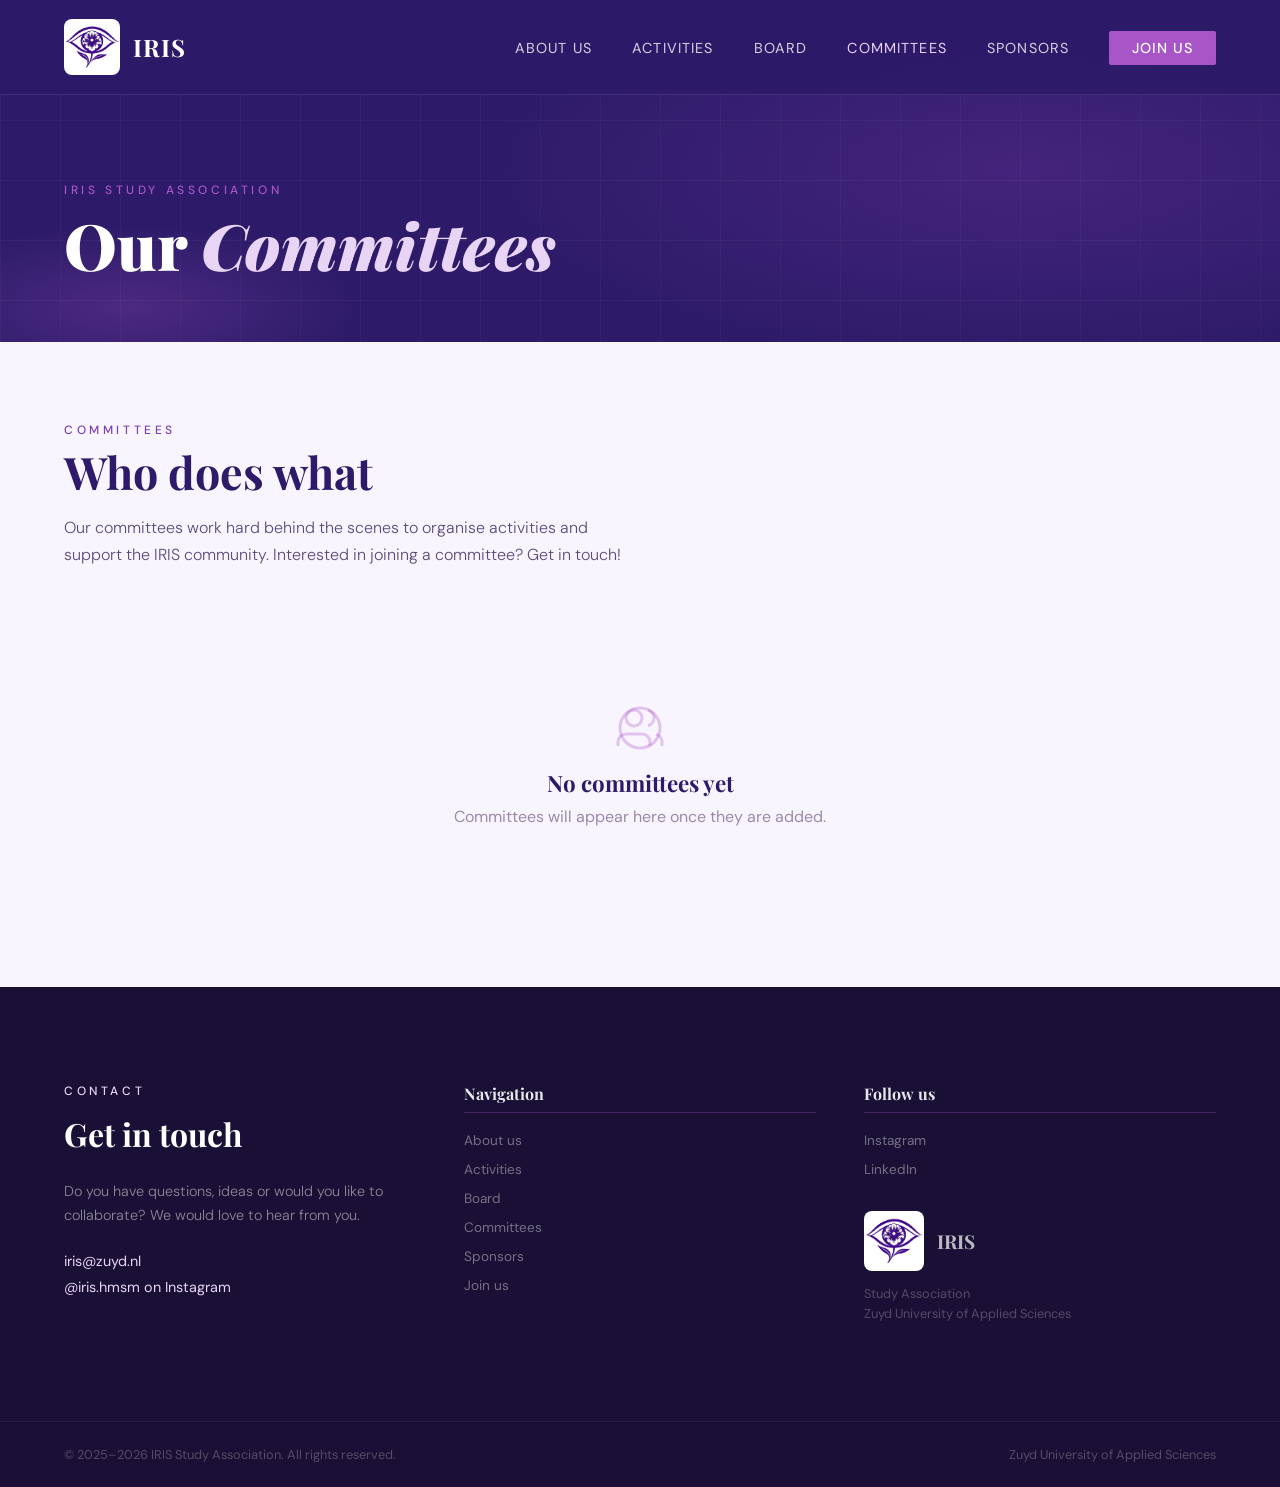
<file: commissies.html>
<!DOCTYPE html>
<html lang="en">
<head>
<meta charset="UTF-8">
<meta name="viewport" content="width=device-width, initial-scale=1.0">
<title>Committees — IRIS Study Association</title>
<meta name="description" content="Meet the committees of IRIS, the study association of Zuyd University of Applied Sciences. Our committees organise activities and support the community.">
<meta property="og:title" content="Committees — IRIS Study Association">
<meta property="og:description" content="Meet the committees of IRIS at Zuyd University of Applied Sciences.">
<meta property="og:type" content="website">
<meta property="og:image" content="logo.jpg">
<meta name="twitter:card" content="summary">
<meta name="twitter:title" content="Committees — IRIS Study Association">
<meta name="twitter:description" content="Meet the committees of IRIS at Zuyd University of Applied Sciences.">
<link rel="icon" href="logo.jpg">
<link href="https://fonts.googleapis.com/css2?family=Playfair+Display:wght@400;700;900&family=DM+Sans:wght@300;400;500&display=swap" rel="stylesheet">
<link rel="stylesheet" href="style.css">
<style>
  .content { padding: 5rem 4rem; }

  .committees-grid {
    display: grid;
    grid-template-columns: repeat(3, 1fr);
    gap: 1.5rem;
    margin-top: 3rem;
  }

  .committee-card {
    background: var(--white);
    border-radius: 4px;
    overflow: hidden;
    transition: transform 0.3s, box-shadow 0.3s;
  }
  .committee-card:hover {
    transform: translateY(-6px);
    box-shadow: 0 20px 40px rgba(45,27,105,0.12);
  }

  .committee-header {
    height: 140px;
    display: flex; align-items: center; justify-content: center;
    position: relative; overflow: hidden;
  }
  .committee-emoji { font-size: 3rem; opacity: 0.7; position: relative; z-index: 1; }
  .committee-overlay {
    position: absolute; inset: 0;
    background: linear-gradient(to top, rgba(45,27,105,0.6), transparent);
  }
  .committee-photo {
    width: 100%; height: 100%; object-fit: cover; position: absolute; inset: 0;
  }

  .committee-body { padding: 1.5rem; }
  .committee-name {
    font-family: 'Playfair Display', serif;
    font-size: 1.2rem; font-weight: 700;
    color: var(--purple-deep); margin-bottom: 0.5rem;
  }
  .committee-desc {
    font-size: 0.88rem; color: #6a5a8a; line-height: 1.6; margin-bottom: 1.2rem;
  }

  .committee-email {
    display: inline-block; margin-top: 1rem;
    font-size: 0.8rem; color: var(--purple-light);
    text-decoration: none; transition: color 0.2s;
  }
  .committee-email:hover { color: var(--purple-deep); }

  .empty-state {
    text-align: center; padding: 5rem 2rem;
    color: #9a8aaa; grid-column: 1 / -1;
  }
  .empty-state h3 {
    font-family: 'Playfair Display', serif;
    color: var(--purple-deep); font-size: 1.4rem; margin: 1rem 0 0.5rem;
  }

  @media (max-width: 768px) {
    .content { padding: 3rem 1.5rem; }
    .committees-grid { grid-template-columns: 1fr; }
  }
  @media (min-width: 769px) and (max-width: 1024px) {
    .committees-grid { grid-template-columns: repeat(2, 1fr); }
  }
</style>
</head>
<body>

<!-- NAV -->
<nav>
  <a href="index.html" class="nav-logo">
    <img src="logo.jpg" alt="IRIS Logo" style="width:56px;height:56px;border-radius:8px;object-fit:cover;">
    <span class="nav-logo-text">IRIS</span>
  </a>
  <button class="nav-mobile-btn" aria-label="Menu"><span></span><span></span><span></span></button>
  <ul class="nav-links">
    <li><a href="index.html#about">About us</a></li>
    <li><a href="activiteiten.html">Activities</a></li>
    <li><a href="bestuur.html">Board</a></li>
    <li><a href="commissies.html" class="active">Committees</a></li>
    <li><a href="index.html#sponsors">Sponsors</a></li>
    <li><a href="https://forms.gle/3v6Go2TLc9qXmZ2S8" target="_blank" class="nav-cta">Join us</a></li>
  </ul>
</nav>

<!-- PAGE HEADER -->
<div class="page-header">
  <div class="page-header-grid"></div>
  <div class="page-header-content">
    <p class="page-header-eyebrow">IRIS Study Association</p>
    <h1>Our <em>Committees</em></h1>
  </div>
</div>

<!-- CONTENT -->
<div class="content">
  <div class="section-intro">
    <p class="section-label">Committees</p>
    <h2 class="section-title">Who does what</h2>
    <p class="section-desc">Our committees work hard behind the scenes to organise activities and support the IRIS community. Interested in joining a committee? Get in touch!</p>
  </div>

  <div class="committees-grid" id="committeesGrid">
    <div class="empty-state">
      <svg width="48" height="48" viewBox="0 0 24 24" fill="none" stroke="rgba(168,85,200,0.3)" stroke-width="1.5" style="margin:0 auto;display:block;"><circle cx="12" cy="12" r="10"/><path d="M12 6v6l4 2"/></svg>
      <h3>Loading committees...</h3>
    </div>
  </div>
</div>

<!-- FOOTER -->
<section class="site-footer">
  <div>
    <p style="font-size:0.75rem;letter-spacing:0.3em;text-transform:uppercase;color:#E8D5F5;font-weight:500;margin-bottom:0.8rem;">Contact</p>
    <h2 style="font-family:'Playfair Display',serif;font-size:2rem;font-weight:700;color:white;margin-bottom:1.5rem;">Get in touch</h2>
    <p style="color:rgba(255,255,255,0.5);font-size:0.9rem;line-height:1.7;margin-bottom:1.5rem;font-weight:300;">Do you have questions, ideas or would you like to collaborate? We would love to hear from you.</p>
    <a href="mailto:iris@zuyd.nl" class="footer-contact-link">iris@zuyd.nl</a>
    <a href="https://instagram.com/iris.hmsm" class="footer-contact-link" target="_blank">@iris.hmsm on Instagram</a>
  </div>
  <div>
    <p class="footer-col-title">Navigation</p>
    <ul class="footer-links">
      <li><a href="index.html#about">About us</a></li>
      <li><a href="activiteiten.html">Activities</a></li>
      <li><a href="bestuur.html">Board</a></li>
      <li><a href="commissies.html">Committees</a></li>
      <li><a href="index.html#sponsors">Sponsors</a></li>
      <li><a href="https://forms.gle/3v6Go2TLc9qXmZ2S8" target="_blank">Join us</a></li>
    </ul>
  </div>
  <div>
    <p class="footer-col-title">Follow us</p>
    <ul class="footer-links">
      <li><a href="https://instagram.com/iris.hmsm" target="_blank">Instagram</a></li>
      <li><a href="https://www.linkedin.com/company/iris-study-association/posts/?feedView=all" target="_blank">LinkedIn</a></li>
    </ul>
    <div style="margin-top:2rem;display:flex;align-items:center;gap:0.8rem;">
      <img src="logo.jpg" alt="IRIS Logo" style="width:60px;height:60px;border-radius:8px;object-fit:cover;">
      <span style="font-family:'Playfair Display',serif;color:rgba(255,255,255,0.7);font-size:1.2rem;font-weight:700;">IRIS</span>
    </div>
    <p style="margin-top:0.8rem;color:rgba(255,255,255,0.25);font-size:0.8rem;line-height:1.6;">Study Association<br>Zuyd University of Applied Sciences</p>
  </div>
</section>

<div class="footer-bottom">
  <p>© 2025–2026 IRIS Study Association. All rights reserved.</p>
  <p>Zuyd University of Applied Sciences</p>
</div>

<script>
  var mobileBtn = document.querySelector('.nav-mobile-btn');
  var navLinks = document.querySelector('.nav-links');
  if (mobileBtn && navLinks) {
    mobileBtn.addEventListener('click', function() {
      navLinks.classList.toggle('open');
      var spans = mobileBtn.querySelectorAll('span');
      mobileBtn.classList.toggle('is-active');
      if (mobileBtn.classList.contains('is-active')) {
        spans[0].style.transform = 'rotate(45deg) translate(5px, 5px)';
        spans[1].style.opacity = '0';
        spans[2].style.transform = 'rotate(-45deg) translate(5px, -5px)';
      } else {
        spans[0].style.transform = '';
        spans[1].style.opacity = '';
        spans[2].style.transform = '';
      }
    });
    navLinks.querySelectorAll('a').forEach(function(link) {
      link.addEventListener('click', function() {
        navLinks.classList.remove('open');
        mobileBtn.classList.remove('is-active');
        mobileBtn.querySelectorAll('span').forEach(function(s){ s.style.transform=''; s.style.opacity=''; });
      });
    });
  }

  function escHtml(s) {
    return String(s||'').replace(/&/g,'&amp;').replace(/</g,'&lt;').replace(/>/g,'&gt;').replace(/"/g,'&quot;');
  }
  function escCss(s) {
    return String(s||'').replace(/[^a-zA-Z0-9#(),. %-]/g,'');
  }

  function renderCommittees(items) {
    var grid = document.getElementById('committeesGrid');
    if (!items.length) {
      grid.innerHTML = '<div class="empty-state">' +
        '<svg width="48" height="48" viewBox="0 0 24 24" fill="none" stroke="rgba(168,85,200,0.3)" stroke-width="1.5" style="margin:0 auto;display:block;"><circle cx="12" cy="12" r="10"/><path d="M17 21v-2a4 4 0 0 0-4-4H5a4 4 0 0 0-4 4v2"/><circle cx="9" cy="7" r="4"/><path d="M23 21v-2a4 4 0 0 0-3-3.87"/><path d="M16 3.13a4 4 0 0 1 0 7.75"/></svg>' +
        '<h3>No committees yet</h3>' +
        '<p>Committees will appear here once they are added.</p>' +
      '</div>';
      return;
    }

    grid.innerHTML = items.map(function(c) {
      var headerStyle = 'background:' + escCss(c.color || 'linear-gradient(135deg,#3D1F7A,#7B3FAF)') + ';';
      var headerContent = c.photo
        ? '<img src="' + escHtml(c.photo) + '" alt="' + escHtml(c.name) + '" class="committee-photo"><div class="committee-overlay"></div>'
        : '<span class="committee-emoji">' + escHtml(c.emoji || '🏛️') + '</span><div class="committee-overlay"></div>';

      var emailHtml = c.email
        ? '<a href="mailto:' + escHtml(c.email) + '" class="committee-email">✉ ' + escHtml(c.email) + '</a>'
        : '';

      return '<div class="committee-card">' +
        '<div class="committee-header" style="' + headerStyle + '">' + headerContent + '</div>' +
        '<div class="committee-body">' +
          '<h3 class="committee-name">' + escHtml(c.name) + '</h3>' +
          '<p class="committee-desc">' + escHtml(c.desc) + '</p>' +
          emailHtml +
        '</div>' +
      '</div>';
    }).join('');
  }

  fetch('https://raw.githubusercontent.com/wesleydekok/wesleydekok.github.io/main/content/commissies/index.json?' + Date.now())
    .then(function(r){ return r.json(); })
    .then(function(data){
      var items = Array.isArray(data) ? data : (data.items || []);
      renderCommittees(items);
    })
    .catch(function(){ renderCommittees([]); });
</script>
</body>
</html>
</file>
<file: style.css>
/* =============================================
   IRIS STUDY ASSOCIATION — SHARED STYLESHEET
   ============================================= */

/* 1. VARIABLES & RESET */
:root {
  --purple-deep: #2D1B69;
  --purple-main: #5B2D8E;
  --purple-mid: #7B3FAF;
  --purple-light: #A855C8;
  --purple-pale: #E8D5F5;
  --cream: #F9F5FF;
  --white: #FFFFFF;
  --dark: #1A0F35;
}

* { margin: 0; padding: 0; box-sizing: border-box; }
html { scroll-behavior: smooth; -webkit-overflow-scrolling: touch; }
body {
  font-family: 'DM Sans', sans-serif;
  background: var(--cream);
  color: var(--dark);
  overflow-x: hidden;
}

/* 2. NAV */
nav {
  position: fixed;
  top: 0; left: 0; right: 0;
  z-index: 100;
  display: flex;
  align-items: center;
  justify-content: space-between;
  padding: 1.2rem 4rem;
  background: rgba(45,27,105,0.95);
  -webkit-backdrop-filter: blur(12px); backdrop-filter: blur(12px);
  border-bottom: 1px solid rgba(255,255,255,0.1);
  -webkit-transform: translateZ(0);
}

.nav-logo { display: flex; align-items: center; gap: 0.8rem; text-decoration: none; }
.nav-logo img { width: 40px; height: 40px; border-radius: 8px; object-fit: cover; }
.nav-logo-icon {
  width: 40px; height: 40px;
  background: rgba(168,85,200,0.3);
  border-radius: 8px;
  display: flex; align-items: center; justify-content: center;
  border: 1px solid rgba(232,213,245,0.3);
  flex-shrink: 0;
}
.nav-logo-text {
  font-family: 'Playfair Display', serif;
  font-size: 1.5rem; font-weight: 700;
  color: var(--white); letter-spacing: 0.05em;
}

.nav-links { display: flex; gap: 2.5rem; list-style: none; }
.nav-links a {
  color: rgba(255,255,255,0.8);
  text-decoration: none;
  font-size: 0.9rem; font-weight: 400;
  letter-spacing: 0.08em; text-transform: uppercase;
  transition: color 0.2s;
}
.nav-links a:hover, .nav-links a.active { color: var(--purple-pale); }

.nav-cta {
  background: var(--purple-light); color: white !important;
  padding: 0.5rem 1.4rem; border-radius: 2px;
  font-weight: 500 !important; transition: background 0.2s !important;
}
.nav-cta:hover { background: var(--purple-mid) !important; color: white !important; }

.nav-mobile-btn { display: none; }

/* 3. PAGE HEADER (inner pages) */
.page-header {
  min-height: 38vh; background: var(--purple-deep);
  display: flex; align-items: flex-end;
  padding: 100px 4rem 4rem;
  position: relative; overflow: hidden;
}
.page-header::before {
  content: ''; position: absolute; inset: 0;
  background:
    radial-gradient(ellipse 60% 80% at 80% 50%, rgba(91,45,142,0.5) 0%, transparent 70%),
    radial-gradient(ellipse 30% 40% at 10% 90%, rgba(168,85,200,0.25) 0%, transparent 60%);
}
.page-header-grid {
  position: absolute; inset: 0;
  background-image:
    linear-gradient(rgba(255,255,255,0.03) 1px, transparent 1px),
    linear-gradient(90deg, rgba(255,255,255,0.03) 1px, transparent 1px);
  background-size: 60px 60px;
}
.page-header-content { position: relative; z-index: 2; }
.page-header-eyebrow {
  font-size: 0.75rem; letter-spacing: 0.3em; text-transform: uppercase;
  color: var(--purple-light); margin-bottom: 0.8rem; font-weight: 500;
}
.page-header h1 {
  font-family: 'Playfair Display', serif;
  font-size: clamp(2.5rem, 5vw, 4rem); font-weight: 900;
  color: #fff; line-height: 1.05;
}
.page-header h1 em { font-style: italic; color: var(--purple-pale); }

/* 4. SECTION PATTERNS */
section { padding: 6rem 4rem; }

.section-label {
  font-size: 0.75rem; letter-spacing: 0.3em; text-transform: uppercase;
  color: var(--purple-mid); font-weight: 500; margin-bottom: 0.5rem;
}
.section-title {
  font-family: 'Playfair Display', serif;
  font-size: clamp(1.8rem, 3.5vw, 2.8rem); font-weight: 700;
  color: var(--purple-deep); line-height: 1.15; margin-bottom: 1rem;
}
.section-desc { color: #5a4a7a; font-size: 1rem; line-height: 1.7; font-weight: 300; }
.section-intro { max-width: 560px; margin-bottom: 3.5rem; }

/* 5. BUTTONS */
.btn-primary {
  background: var(--purple-light); color: white;
  padding: 0.9rem 2rem; text-decoration: none;
  font-weight: 500; font-size: 0.9rem; letter-spacing: 0.05em;
  border-radius: 2px; transition: background 0.2s, transform 0.2s;
  display: inline-block; white-space: nowrap;
}
.btn-primary:hover { background: var(--purple-mid); transform: translateY(-2px); }

.btn-secondary {
  border: 1px solid rgba(255,255,255,0.3); color: rgba(255,255,255,0.8);
  padding: 0.9rem 2rem; text-decoration: none;
  font-size: 0.9rem; letter-spacing: 0.05em;
  border-radius: 2px; transition: border-color 0.2s, color 0.2s;
  display: inline-block;
}
.btn-secondary:hover { border-color: rgba(255,255,255,0.7); color: white; }

.btn-small {
  background: var(--purple-light); color: white; padding: 0.45rem 1.1rem;
  text-decoration: none; font-size: 0.78rem; font-weight: 500;
  letter-spacing: 0.05em; border-radius: 2px; transition: background 0.2s;
  display: inline-block;
}
.btn-small:hover { background: var(--purple-mid); }
.btn-small.outline { background: none; border: 1px solid rgba(91,45,142,0.25); color: var(--purple-mid); }
.btn-small.outline:hover { background: var(--purple-pale); }

/* 6. FOOTER */
.contact, .site-footer, .footer {
  background: var(--dark); color: white;
  display: grid; grid-template-columns: 1fr 1fr 1fr;
  gap: 3rem; padding: 6rem 4rem;
}
.contact .section-title, .site-footer .section-title { color: white; font-size: 2rem; }
.contact .section-label, .site-footer .section-label { color: var(--purple-pale); }

.contact-info p {
  color: rgba(255,255,255,0.5); font-size: 0.9rem;
  line-height: 1.7; margin-bottom: 1.5rem; font-weight: 300;
}
.contact-link, .footer-contact-link {
  color: var(--purple-pale); text-decoration: none;
  font-size: 0.9rem; display: block; margin-bottom: 0.5rem; transition: color 0.2s;
}
.contact-link:hover, .footer-contact-link:hover { color: white; }

.contact-col-title, .footer-col-title {
  font-family: 'Playfair Display', serif; font-size: 1rem; font-weight: 700;
  color: rgba(255,255,255,0.9); margin-bottom: 1rem; padding-bottom: 0.5rem;
  border-bottom: 1px solid rgba(168,85,200,0.3);
}
.footer-logo-text {
  font-family: 'Playfair Display', serif;
  color: rgba(255,255,255,0.7); font-size: 1.2rem; font-weight: 700; margin-bottom: 0.5rem;
}
.footer p { color: rgba(255,255,255,0.25); font-size: 0.8rem; line-height: 1.6; }

.footer-links { list-style: none; }
.footer-links li { margin-bottom: 0.5rem; }
.footer-links a { color: rgba(255,255,255,0.4); text-decoration: none; font-size: 0.85rem; transition: color 0.2s; }
.footer-links a:hover { color: rgba(255,255,255,0.8); }

.footer-bottom {
  background: var(--dark); padding: 1.5rem 4rem;
  border-top: 1px solid rgba(255,255,255,0.05);
  display: flex; justify-content: space-between; align-items: center;
}
.footer-bottom p { color: rgba(255,255,255,0.25); font-size: 0.8rem; }

/* 7. MOBILE */
@media (max-width: 768px) {
  nav { padding: 1rem 1.5rem; }
  .nav-links { display: none; }
  .nav-mobile-btn {
    display: flex; flex-direction: column; gap: 5px;
    background: none; border: none; cursor: pointer; padding: 4px; z-index: 101;
  }
  .nav-mobile-btn span {
    display: block; width: 24px; height: 2px;
    background: white; border-radius: 2px; transition: 0.3s;
  }
  .nav-links.open {
    display: flex !important; flex-direction: column;
    position: fixed; top: 68px; left: 0; right: 0;
    background: rgba(45,27,105,0.98);
    padding: 1.5rem 2rem; gap: 1.2rem;
    border-bottom: 1px solid rgba(255,255,255,0.1);
    z-index: 99;
  }
  .nav-links.open li a { font-size: 1rem; }

  .page-header { padding: 100px 1.5rem 3rem; }
  .page-header h1 { font-size: 2.5rem; }
  section { padding: 4rem 1.5rem; }

  .contact, .site-footer, .footer {
    grid-template-columns: 1fr !important;
    padding: 4rem 1.5rem !important;
    gap: 2rem !important;
  }
  .footer-bottom {
    flex-direction: column; gap: 0.5rem;
    text-align: center; padding: 1.5rem;
  }
}

/* 8. SAFARI FIXES */
@supports not (backdrop-filter: blur(12px)) {
  nav { background: rgba(45,27,105,0.98) !important; }
}
input, select, textarea { -webkit-appearance: none; border-radius: 4px; }
button { -webkit-appearance: none; }
.board-avatar img { width: 100%; height: 100%; object-fit: cover; }

/* 9. SPONSORS */
.sponsors { background: var(--white); padding: 6rem 4rem; }
.sponsors-header { text-align: center; margin-bottom: 3.5rem; }
.sponsors-header p:not(.section-label) {
  color: #6a5a8a; font-size: 1rem; max-width: 500px;
  margin: 0.8rem auto 0; line-height: 1.7; font-weight: 300;
}
.sponsor-cta {
  text-align: center; margin: 3rem auto 0; padding: 2.5rem;
  background: linear-gradient(135deg, var(--purple-deep), var(--purple-main));
  border-radius: 4px; max-width: 600px;
}
.sponsor-cta h3 { font-family: 'Playfair Display', serif; font-size: 1.5rem; color: white; margin-bottom: 0.8rem; }
.sponsor-cta p { color: rgba(255,255,255,0.65); font-size: 0.92rem; line-height: 1.7; margin-bottom: 1.5rem; font-weight: 300; }
.sponsor-cta .btn-primary { background: var(--purple-pale); color: var(--purple-deep); font-weight: 600; }
.sponsor-cta .btn-primary:hover { background: var(--purple-light); color: white; }

/* 10. MEMBERSHIP CTA */
.membership-cta {
  background: var(--purple-deep); padding: 6rem 4rem;
  text-align: center; position: relative; overflow: hidden;
}
.membership-cta-glow {
  position: absolute; inset: 0;
  background: radial-gradient(ellipse 60% 80% at 50% 50%, rgba(168,85,200,0.25) 0%, transparent 70%);
}
.membership-cta-inner { position: relative; z-index: 2; max-width: 600px; margin: 0 auto; }
.membership-cta .section-label { color: var(--purple-light); }
.membership-cta-inner h2 {
  font-family: 'Playfair Display', serif;
  font-size: clamp(2rem, 4vw, 3rem); font-weight: 900;
  color: white; line-height: 1.1; margin-bottom: 1.2rem;
}
.membership-cta-inner h2 em { font-style: italic; color: var(--purple-pale); }
.membership-cta-inner p:not(.section-label) {
  color: rgba(255,255,255,0.6); font-size: 1rem;
  line-height: 1.75; font-weight: 300; margin-bottom: 2.5rem;
}
.membership-cta-inner .btn-primary { font-size: 1rem; padding: 1rem 2.5rem; }

/* 11. FOOTER OVERRIDES */
.footer .section-title { color: white; font-size: 2rem; }
.footer .section-label { color: var(--purple-pale); }
.footer .contact-info p { color: rgba(255,255,255,0.5); }
</file>
